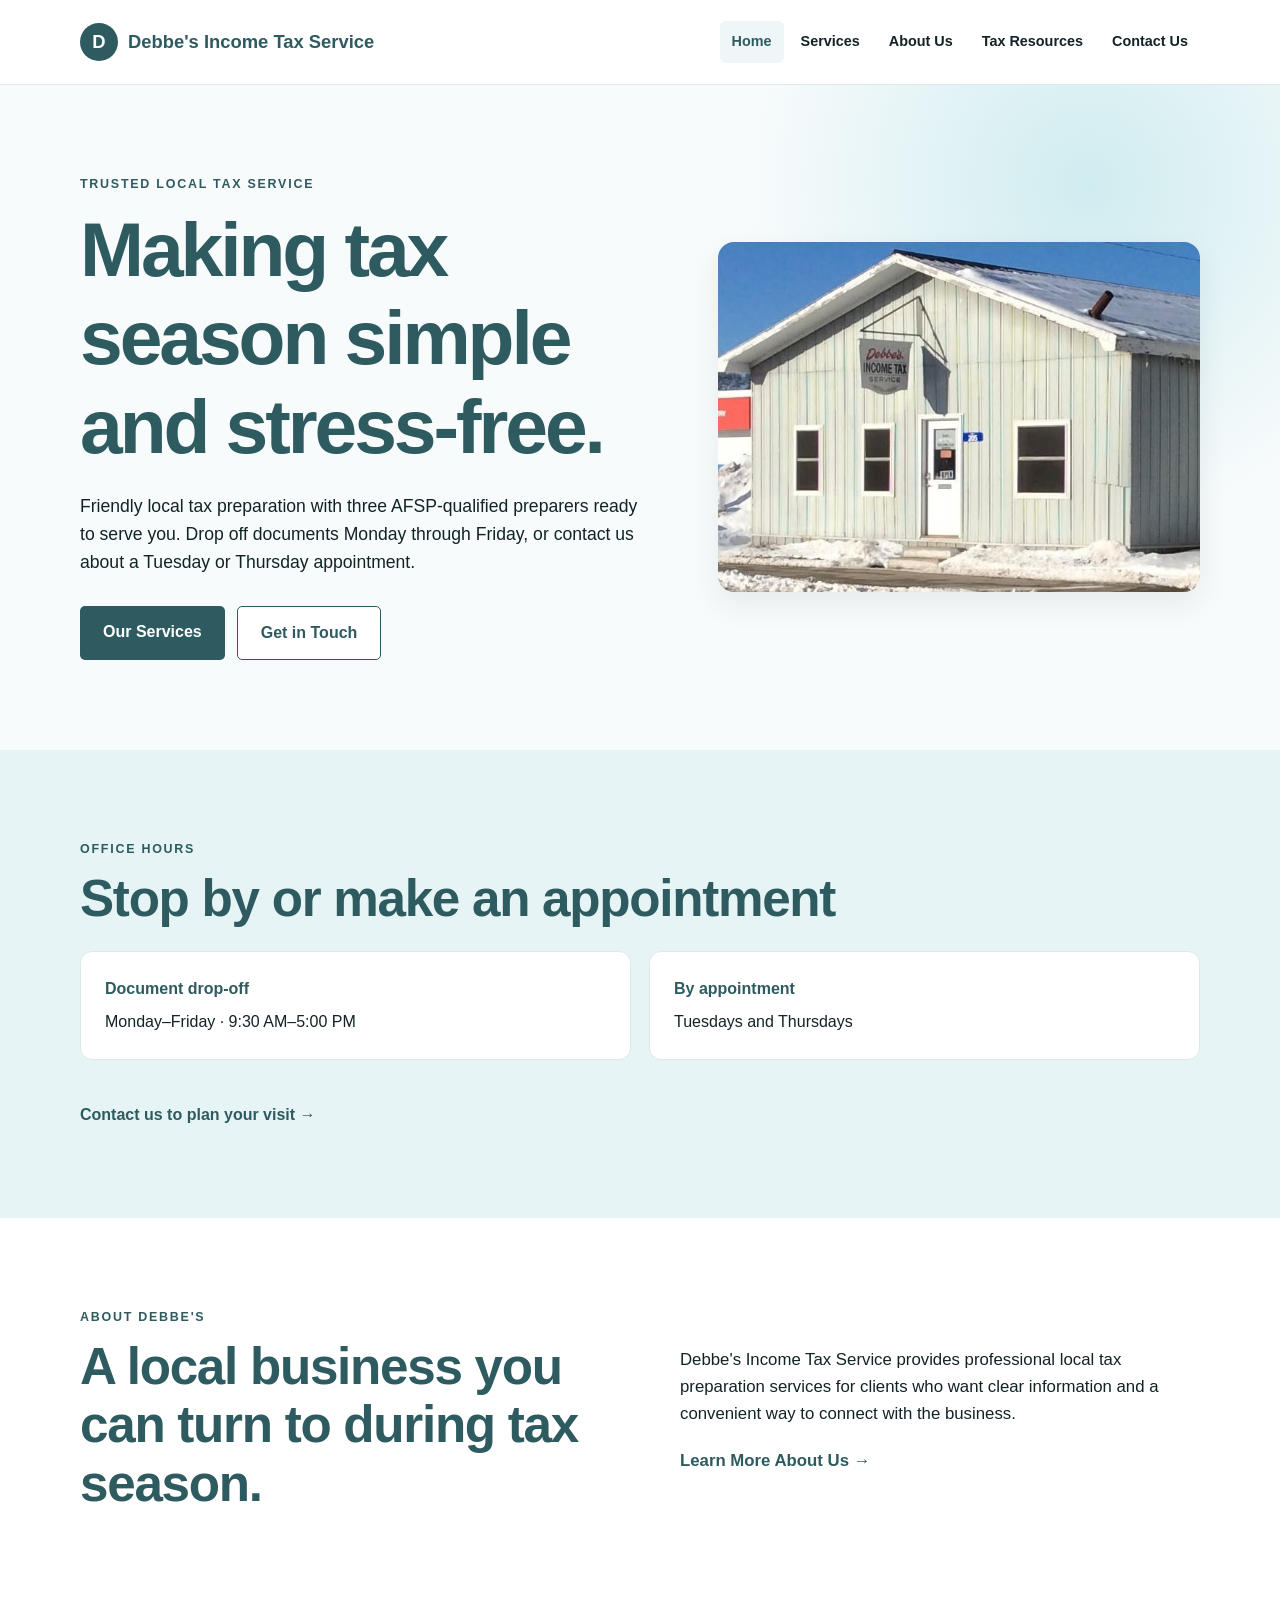
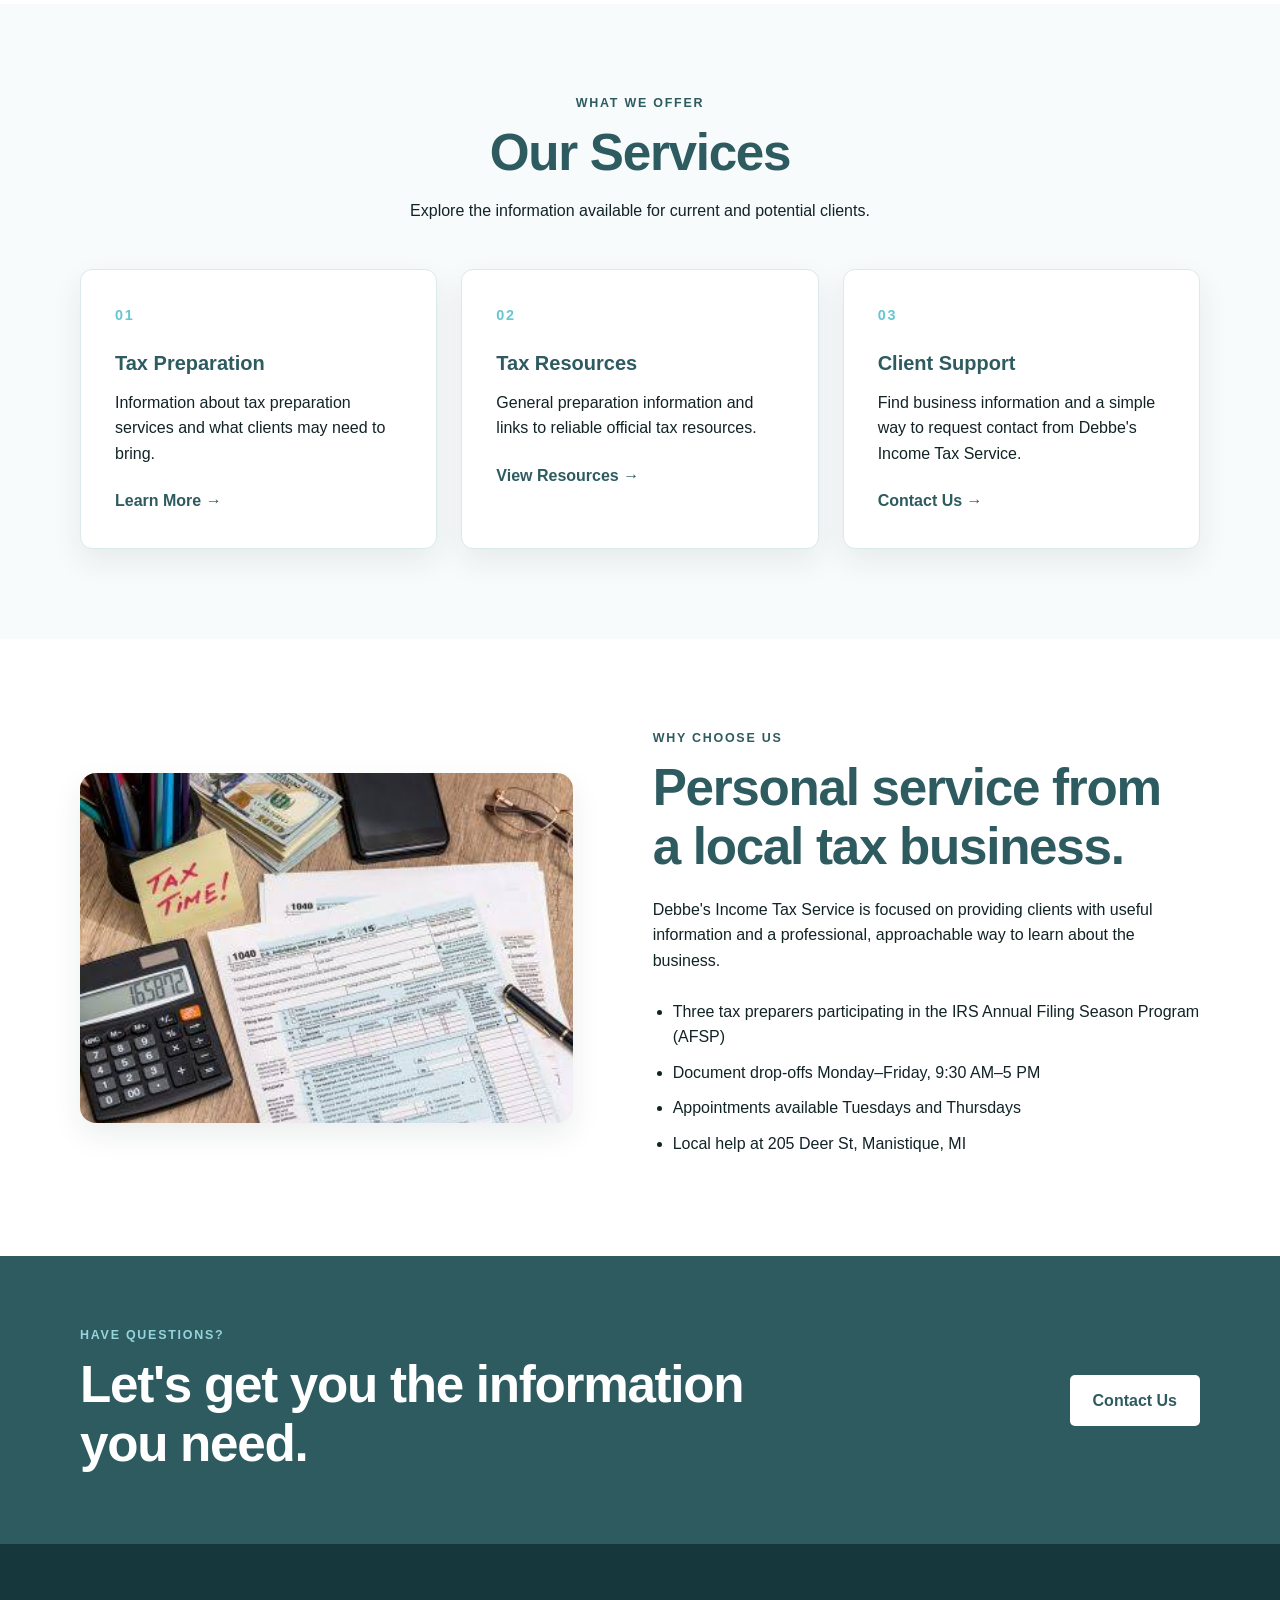
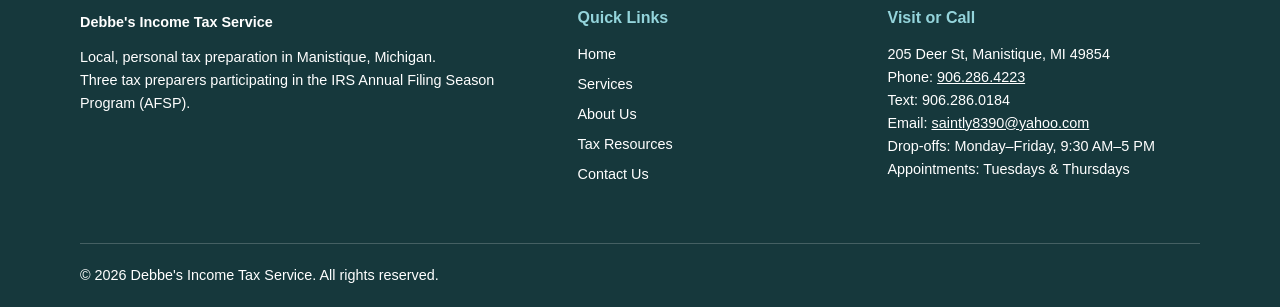
<file: index.html>
<!DOCTYPE html>

<html lang="en">
<head>
<meta charset="utf-8"/>
<meta content="width=device-width, initial-scale=1.0" name="viewport"/>
<meta content="Debbe's Income Tax Service - professional local tax preparation services." name="description"/>
<title>Debbe's Income Tax Service | Home</title>
<link href="styles.css" rel="stylesheet"/>
<meta content="Debbe’s Income Tax Service, Manistique, Michigan, tax preparation, AFSP, tax filing" name="keywords"/></head>
<body>
<header class="site-header"><div class="container nav-container"><a class="logo" href="index.html"><span class="logo-mark">D</span><span>Debbe's Income Tax Service</span></a><nav aria-label="Main navigation"><a aria-current="page" class="active" href="index.html">Home</a><a href="services.html">Services</a><a href="about.html">About Us</a><a href="resources.html">Tax Resources</a><a href="contact.html">Contact Us</a></nav></div></header>
<main>
<!-- Hero -->
<section class="hero">
<div class="container hero-grid">
<div class="hero-content">
<p class="eyebrow">Trusted Local Tax Service</p>
<h1>Making tax season simple and stress-free.</h1>
<p class="hero-description">Friendly local tax preparation with three AFSP-qualified preparers ready to serve you. Drop off documents Monday through Friday, or contact us about a Tuesday or Thursday appointment.</p>
<div class="hero-buttons">
<a class="button button-primary" href="services.html">Our Services</a>
<a class="button button-light" href="contact.html">Get in Touch</a>
</div>
</div>
<div class="hero-image">
<img alt="Exterior of Debbe's Income Tax Service office" class="office-photo" src="office.jpg"/>
</div>
</div>
</section>
<!-- Introduction -->
<section class="section hours-highlight"><div class="container"><p class="eyebrow">Office Hours</p><h2>Stop by or make an appointment</h2><div class="hours-columns"><div><strong>Document drop-off</strong><p>Monday–Friday · 9:30 AM–5:00 PM</p></div><div><strong>By appointment</strong><p>Tuesdays and Thursdays</p></div></div><a class="text-link" href="contact.html">Contact us to plan your visit →</a></div></section><section class="intro section">
<div class="container intro-grid">
<div>
<p class="eyebrow">About Debbe's</p>
<h2>A local business you can turn to during tax season.</h2>
</div>
<div class="intro-text">
<p>
                    Debbe's Income Tax Service provides professional local tax
                    preparation services for clients who want clear information
                    and a convenient way to connect with the business.
                </p>
<a class="text-link" href="about.html">Learn More About Us →</a>
</div>
</div>
</section>
<!-- Services -->
<section class="services section">
<div class="container">
<div class="section-heading">
<p class="eyebrow">What We Offer</p>
<h2>Our Services</h2>
<p>
                    Explore the information available for current and
                    potential clients.
                </p>
</div>
<div class="service-grid">
<article class="service-card">
<div class="card-number">01</div>
<h3>Tax Preparation</h3>
<p>
                        Information about tax preparation services and what
                        clients may need to bring.
                    </p>
<a href="services.html">Learn More →</a>
</article>
<article class="service-card">
<div class="card-number">02</div>
<h3>Tax Resources</h3>
<p>
                        General preparation information and links to reliable
                        official tax resources.
                    </p>
<a href="resources.html">View Resources →</a>
</article>
<article class="service-card">
<div class="card-number">03</div>
<h3>Client Support</h3>
<p>
                        Find business information and a simple way to request
                        contact from Debbe's Income Tax Service.
                    </p>
<a href="contact.html">Contact Us →</a>
</article>
</div>
</div>
</section>
<!-- Why choose -->
<section class="why section">
<div class="container why-grid">
<div class="why-image">
<img alt="Tax forms, calculator and materials for preparing a tax return" class="office-photo secondary-photo" src="tax-desk.jpeg"/>
</div>
<div class="why-content">
<p class="eyebrow">Why Choose Us</p>
<h2>Personal service from a local tax business.</h2>
<p>
                    Debbe's Income Tax Service is focused on providing clients
                    with useful information and a professional, approachable
                    way to learn about the business.
                </p>
<ul><li>Three tax preparers participating in the IRS Annual Filing Season Program (AFSP)</li><li>Document drop-offs Monday–Friday, 9:30 AM–5 PM</li><li>Appointments available Tuesdays and Thursdays</li><li>Local help at 205 Deer St, Manistique, MI</li></ul>
</div>
</div>
</section>
<!-- CTA -->
<section class="cta">
<div class="container cta-content">
<div>
<p class="eyebrow">Have Questions?</p>
<h2>Let's get you the information you need.</h2>
</div>
<a class="button button-white" href="contact.html">Contact Us</a>
</div>
</section>
</main>
<footer class="footer"><div class="container footer-grid"><div><a class="footer-logo" href="index.html">Debbe's Income Tax Service</a><p>Local, personal tax preparation in Manistique, Michigan.</p><p>Three tax preparers participating in the IRS Annual Filing Season Program (AFSP).</p></div><div><h3>Quick Links</h3><a href="index.html">Home</a><a href="services.html">Services</a><a href="about.html">About Us</a><a href="resources.html">Tax Resources</a><a href="contact.html">Contact Us</a></div><div><h3>Visit or Call</h3><p>205 Deer St, Manistique, MI 49854</p><p>Phone: <a href="tel:+19062864223">906.286.4223</a></p><p>Text: 906.286.0184</p><p>Email: <a href="mailto:saintly8390@yahoo.com">saintly8390@yahoo.com</a></p><p>Drop-offs: Monday–Friday, 9:30 AM–5 PM</p><p>Appointments: Tuesdays &amp; Thursdays</p></div></div><div class="container copyright"><p>© 2026 Debbe's Income Tax Service. All rights reserved.</p></div></footer>
</body>
</html>
</file>
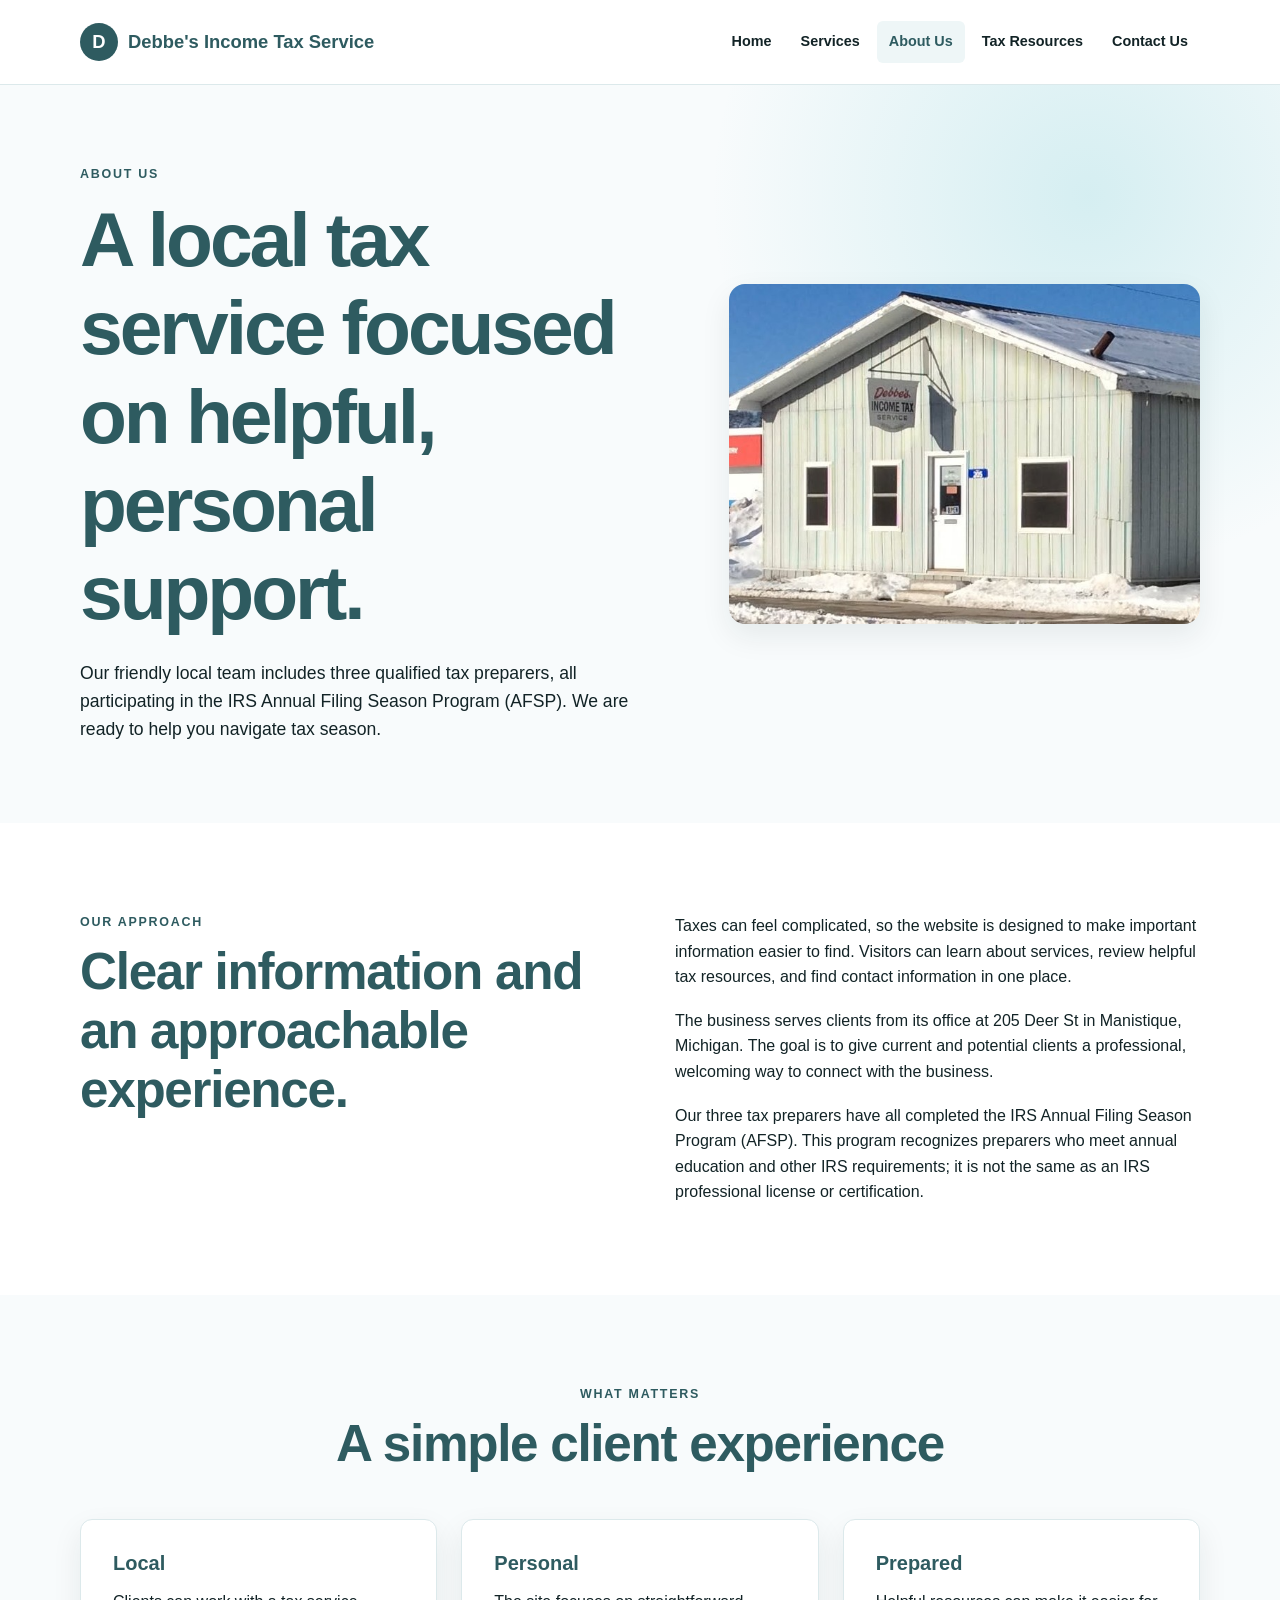
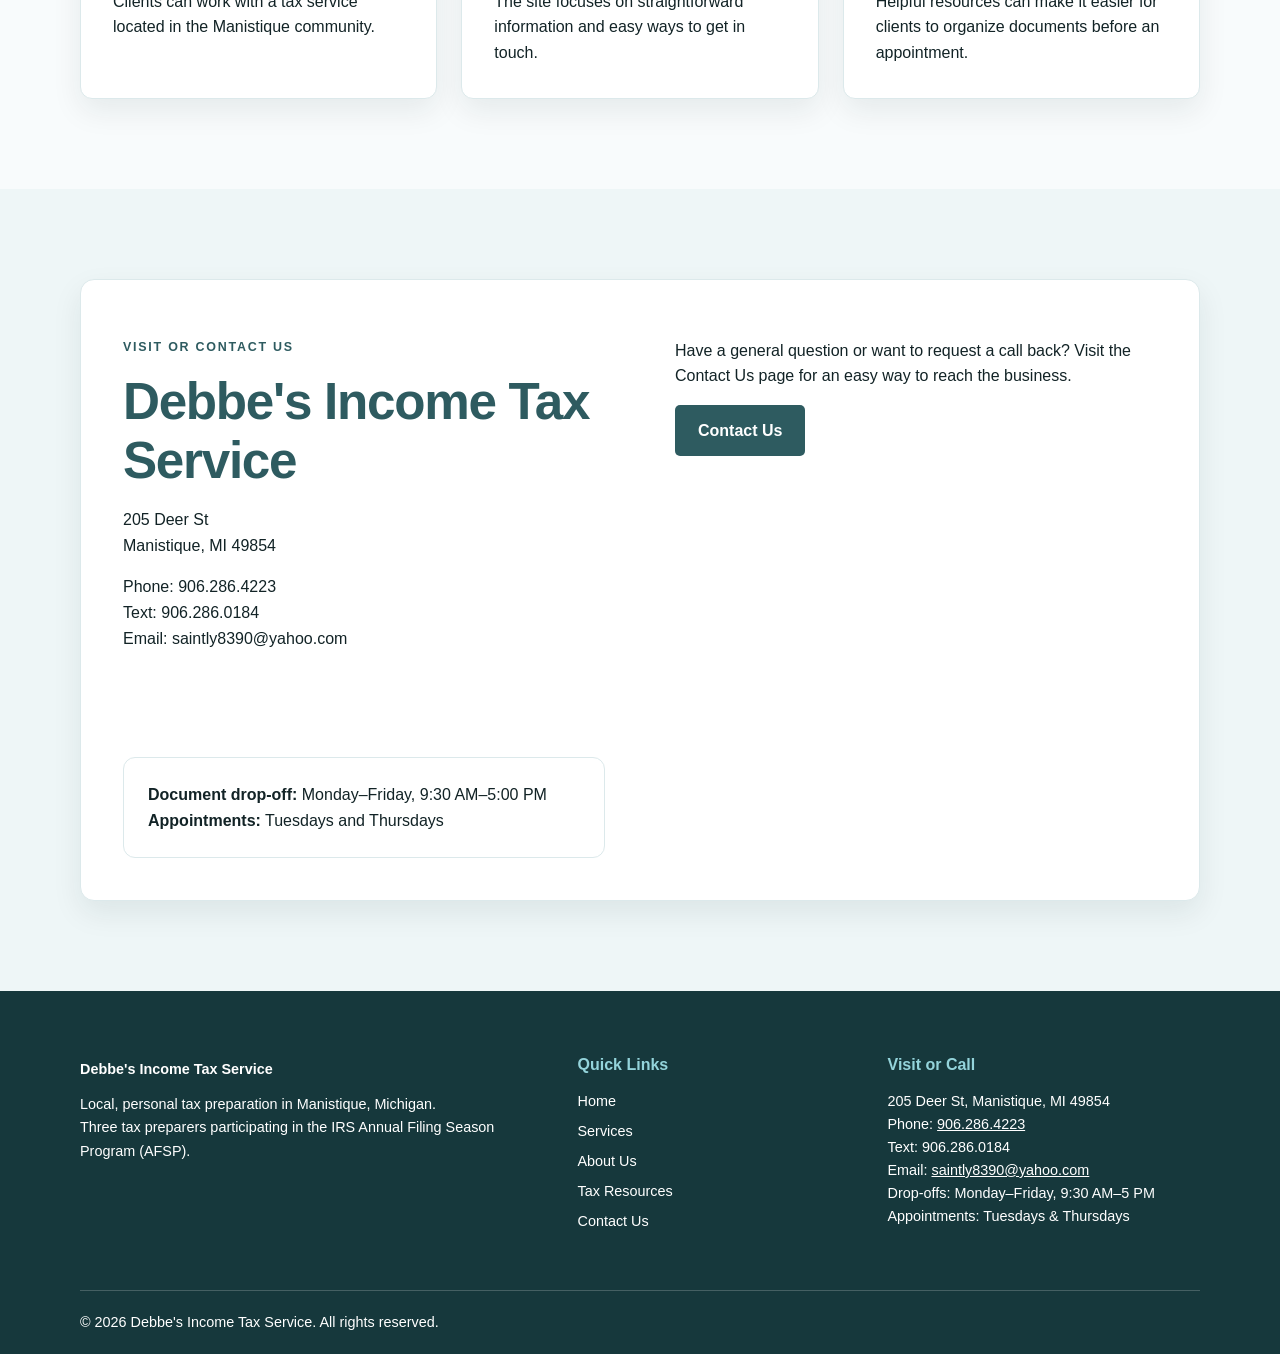
<file: about.html>
<!DOCTYPE html>

<html lang="en">
<head>
<meta charset="utf-8"/>
<meta content="width=device-width, initial-scale=1.0" name="viewport"/>
<meta content="Learn more about Debbe's Income Tax Service, a local tax preparation business in Manistique, Michigan." name="description"/>
<title>Debbe's Income Tax Service | About Us</title>
<link href="styles.css" rel="stylesheet"/>
<meta content="Debbe’s Income Tax Service, Manistique, Michigan, tax preparation, AFSP, tax filing" name="keywords"/></head>
<body>
<header class="site-header"><div class="container nav-container"><a class="logo" href="index.html"><span class="logo-mark">D</span><span>Debbe's Income Tax Service</span></a><nav aria-label="Main navigation"><a href="index.html">Home</a><a href="services.html">Services</a><a aria-current="page" class="active" href="about.html">About Us</a><a href="resources.html">Tax Resources</a><a href="contact.html">Contact Us</a></nav></div></header>
<main>
<section class="page-hero">
<div class="container page-hero-grid">
<div>
<p class="eyebrow">About Us</p>
<h1>A local tax service focused on helpful, personal support.</h1>
<p class="page-lead">Our friendly local team includes three qualified tax preparers, all participating in the IRS Annual Filing Season Program (AFSP). We are ready to help you navigate tax season.</p>
</div>
<img alt="Debbe's Income Tax Service office building in winter" class="page-hero-photo" src="office.jpg"/>
</div>
</section>
<section class="section simple-section">
<div class="container about-grid">
<div>
<p class="eyebrow">Our Approach</p>
<h2>Clear information and an approachable experience.</h2>
</div>
<div class="about-copy">
<p>Taxes can feel complicated, so the website is designed to make important information easier to find. Visitors can learn about services, review helpful tax resources, and find contact information in one place.</p>
<p>The business serves clients from its office at 205 Deer St in Manistique, Michigan. The goal is to give current and potential clients a professional, welcoming way to connect with the business.</p>
<p>Our three tax preparers have all completed the IRS Annual Filing Season Program (AFSP). This program recognizes preparers who meet annual education and other IRS requirements; it is not the same as an IRS professional license or certification.</p></div>
</div>
</section>
<section class="section values-section">
<div class="container">
<div class="section-heading">
<p class="eyebrow">What Matters</p>
<h2>A simple client experience</h2>
</div>
<div class="value-grid">
<article class="value-card">
<h3>Local</h3>
<p>Clients can work with a tax service located in the Manistique community.</p>
</article>
<article class="value-card">
<h3>Personal</h3>
<p>The site focuses on straightforward information and easy ways to get in touch.</p>
</article>
<article class="value-card">
<h3>Prepared</h3>
<p>Helpful resources can make it easier for clients to organize documents before an appointment.</p>
</article>
</div>
</div>
</section>
<section class="section location-section">
<div class="container location-card">
<div>
<p class="eyebrow">Visit or Contact Us</p>
<h2>Debbe's Income Tax Service</h2>
<p>205 Deer St<br/>Manistique, MI 49854</p>
<p>Phone: 906.286.4223 <br/>Text: 906.286.0184 <br/>Email: saintly8390@yahoo.com</p>
</div>
<div>
<p>Have a general question or want to request a call back? Visit the Contact Us page for an easy way to reach the business.</p>
<a class="button button-primary" href="contact.html">Contact Us</a>
</div>
<div class="hours-note"><strong>Document drop-off:</strong> Monday–Friday, 9:30 AM–5:00 PM<br/><strong>Appointments:</strong> Tuesdays and Thursdays</div></div>
</section>
</main>
<footer class="footer"><div class="container footer-grid"><div><a class="footer-logo" href="index.html">Debbe's Income Tax Service</a><p>Local, personal tax preparation in Manistique, Michigan.</p><p>Three tax preparers participating in the IRS Annual Filing Season Program (AFSP).</p></div><div><h3>Quick Links</h3><a href="index.html">Home</a><a href="services.html">Services</a><a href="about.html">About Us</a><a href="resources.html">Tax Resources</a><a href="contact.html">Contact Us</a></div><div><h3>Visit or Call</h3><p>205 Deer St, Manistique, MI 49854</p><p>Phone: <a href="tel:+19062864223">906.286.4223</a></p><p>Text: 906.286.0184</p><p>Email: <a href="mailto:saintly8390@yahoo.com">saintly8390@yahoo.com</a></p><p>Drop-offs: Monday–Friday, 9:30 AM–5 PM</p><p>Appointments: Tuesdays &amp; Thursdays</p></div></div><div class="container copyright"><p>© 2026 Debbe's Income Tax Service. All rights reserved.</p></div></footer>
</body>
</html>
</file>
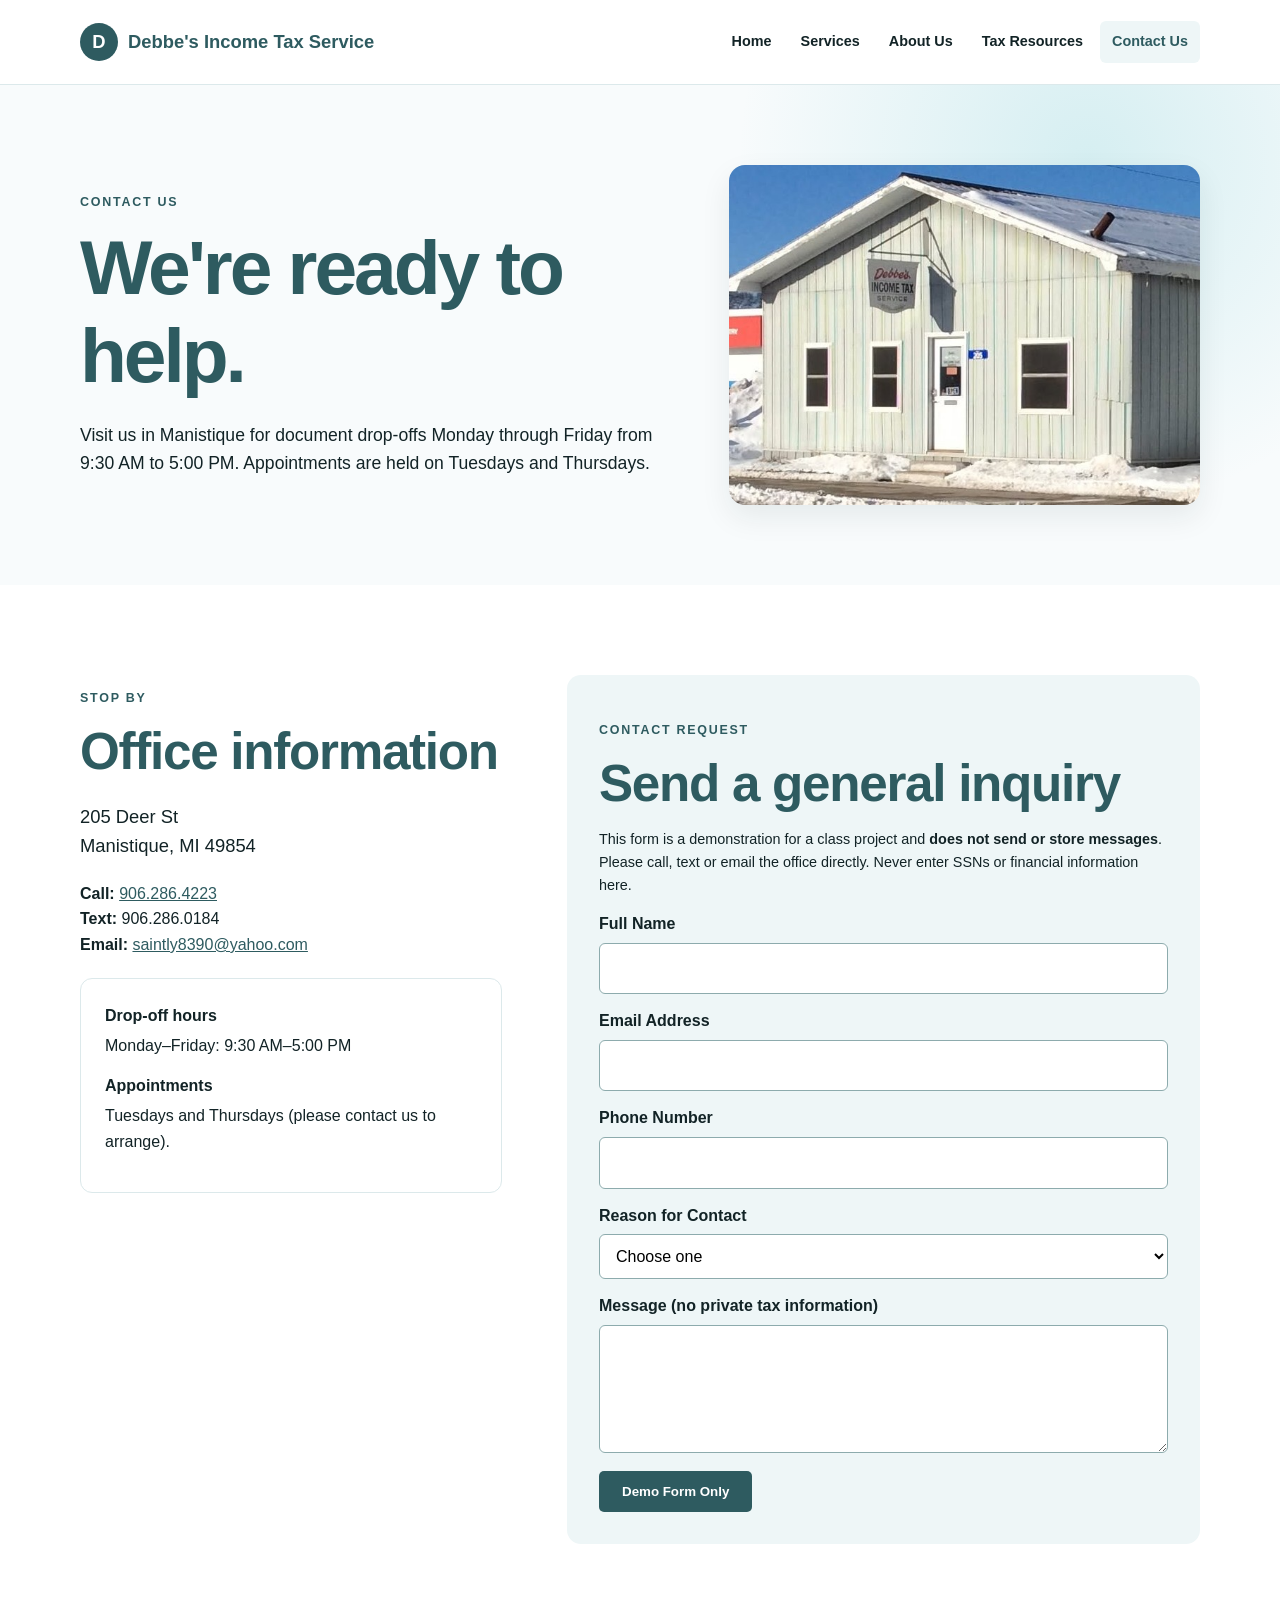
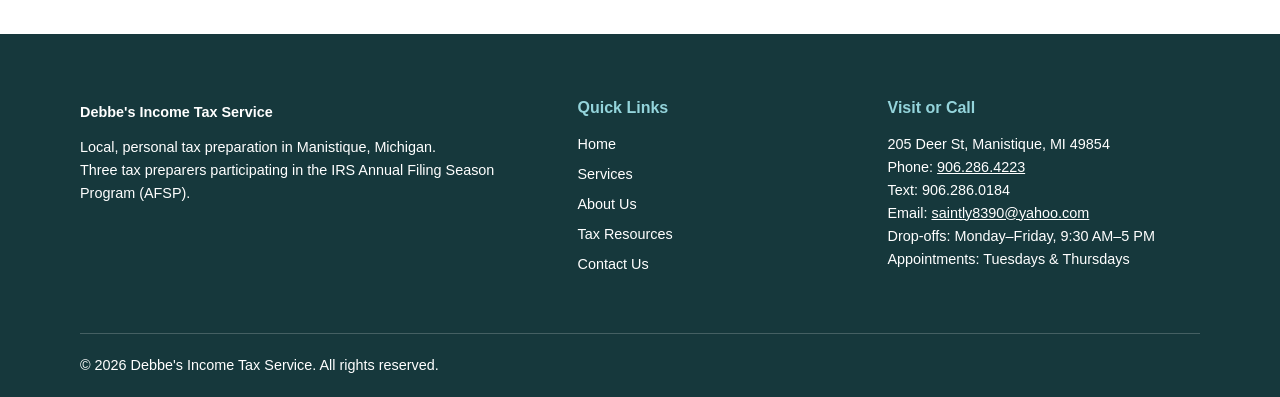
<file: contact.html>
<!DOCTYPE html>
<html lang="en"><head><meta charset="utf-8"/><meta content="width=device-width, initial-scale=1.0" name="viewport"/><meta content="Office location, drop-off hours, appointments and contact form for Debbe’s Income Tax Service." name="description"/><meta content="Debbe's Income Tax Service, tax preparation, Manistique, AFSP" name="keywords"/><title>Debbe's Income Tax Service | Contact Us</title><link href="styles.css" rel="stylesheet"/></head><body><header class="site-header"><div class="container nav-container"><a class="logo" href="index.html"><span class="logo-mark">D</span><span>Debbe's Income Tax Service</span></a><nav aria-label="Main navigation"><a href="index.html">Home</a><a href="services.html">Services</a><a href="about.html">About Us</a><a href="resources.html">Tax Resources</a><a aria-current="page" class="active" href="contact.html">Contact Us</a></nav></div></header><main><section class="page-hero"><div class="container page-hero-grid"><div><p class="eyebrow">Contact Us</p><h1>We're ready to help.</h1><p class="page-lead">Visit us in Manistique for document drop-offs Monday through Friday from 9:30 AM to 5:00 PM. Appointments are held on Tuesdays and Thursdays.</p></div><img alt="Debbe's Income Tax Service storefront in winter" class="page-hero-photo" src="office.jpg"/></div></section><section class="section simple-section"><div class="container contact-layout"><div><p class="eyebrow">Stop By</p><h2>Office information</h2><address>205 Deer St<br/>Manistique, MI 49854</address><p><strong>Call:</strong> <a href="tel:+19062864223">906.286.4223</a><br/><strong>Text:</strong> 906.286.0184<br/><strong>Email:</strong> <a href="mailto:saintly8390@yahoo.com">saintly8390@yahoo.com</a></p><div class="hours-note"><strong>Drop-off hours</strong><p>Monday–Friday: 9:30 AM–5:00 PM</p><strong>Appointments</strong><p>Tuesdays and Thursdays (please contact us to arrange).</p></div></div><div class="form-panel"><p class="eyebrow">Contact Request</p><h2>Send a general inquiry</h2><p class="form-disclaimer">This form is a demonstration for a class project and <strong>does not send or store messages</strong>. Please call, text or email the office directly. Never enter SSNs or financial information here.</p><form action="#" id="contact-form" method="get"><label for="fullname">Full Name</label><input autocomplete="name" id="fullname" name="fullname" required="" type="text"/><label for="email">Email Address</label><input autocomplete="email" id="email" name="email" required="" type="email"/><label for="phone">Phone Number</label><input autocomplete="tel" id="phone" name="phone" type="tel"/><label for="topic">Reason for Contact</label><select id="topic" name="topic" required=""><option value="">Choose one</option><option value="appointment">Appointment inquiry</option><option value="dropoff">Document drop-off question</option><option value="general">General question</option></select><label for="message">Message (no private tax information)</label><textarea id="message" name="message" required="" rows="4"></textarea><button class="button button-primary" type="submit">Demo Form Only</button></form></div></div></section></main><footer class="footer"><div class="container footer-grid"><div><a class="footer-logo" href="index.html">Debbe's Income Tax Service</a><p>Local, personal tax preparation in Manistique, Michigan.</p><p>Three tax preparers participating in the IRS Annual Filing Season Program (AFSP).</p></div><div><h3>Quick Links</h3><a href="index.html">Home</a><a href="services.html">Services</a><a href="about.html">About Us</a><a href="resources.html">Tax Resources</a><a href="contact.html">Contact Us</a></div><div><h3>Visit or Call</h3><p>205 Deer St, Manistique, MI 49854</p><p>Phone: <a href="tel:+19062864223">906.286.4223</a></p><p>Text: 906.286.0184</p><p>Email: <a href="mailto:saintly8390@yahoo.com">saintly8390@yahoo.com</a></p><p>Drop-offs: Monday–Friday, 9:30 AM–5 PM</p><p>Appointments: Tuesdays &amp; Thursdays</p></div></div><div class="container copyright"><p>© 2026 Debbe's Income Tax Service. All rights reserved.</p></div></footer></body></html>
</file>
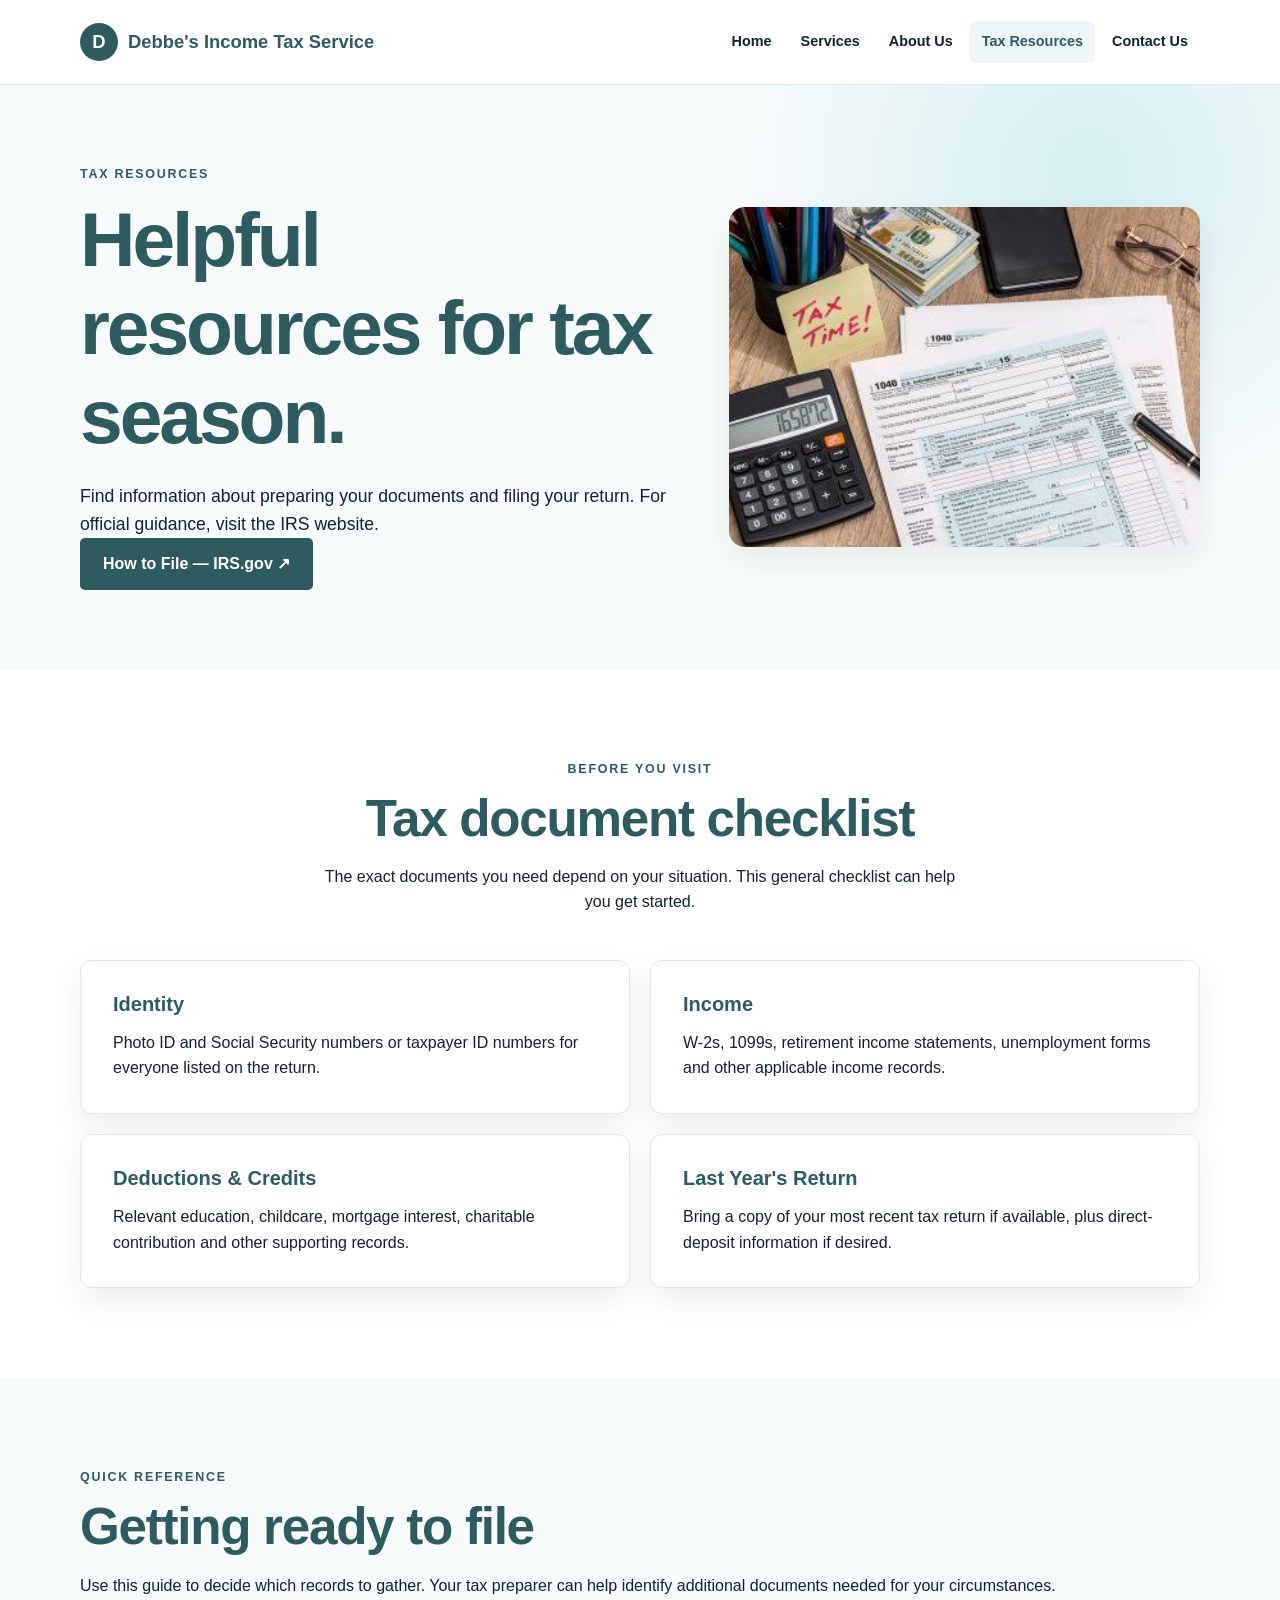
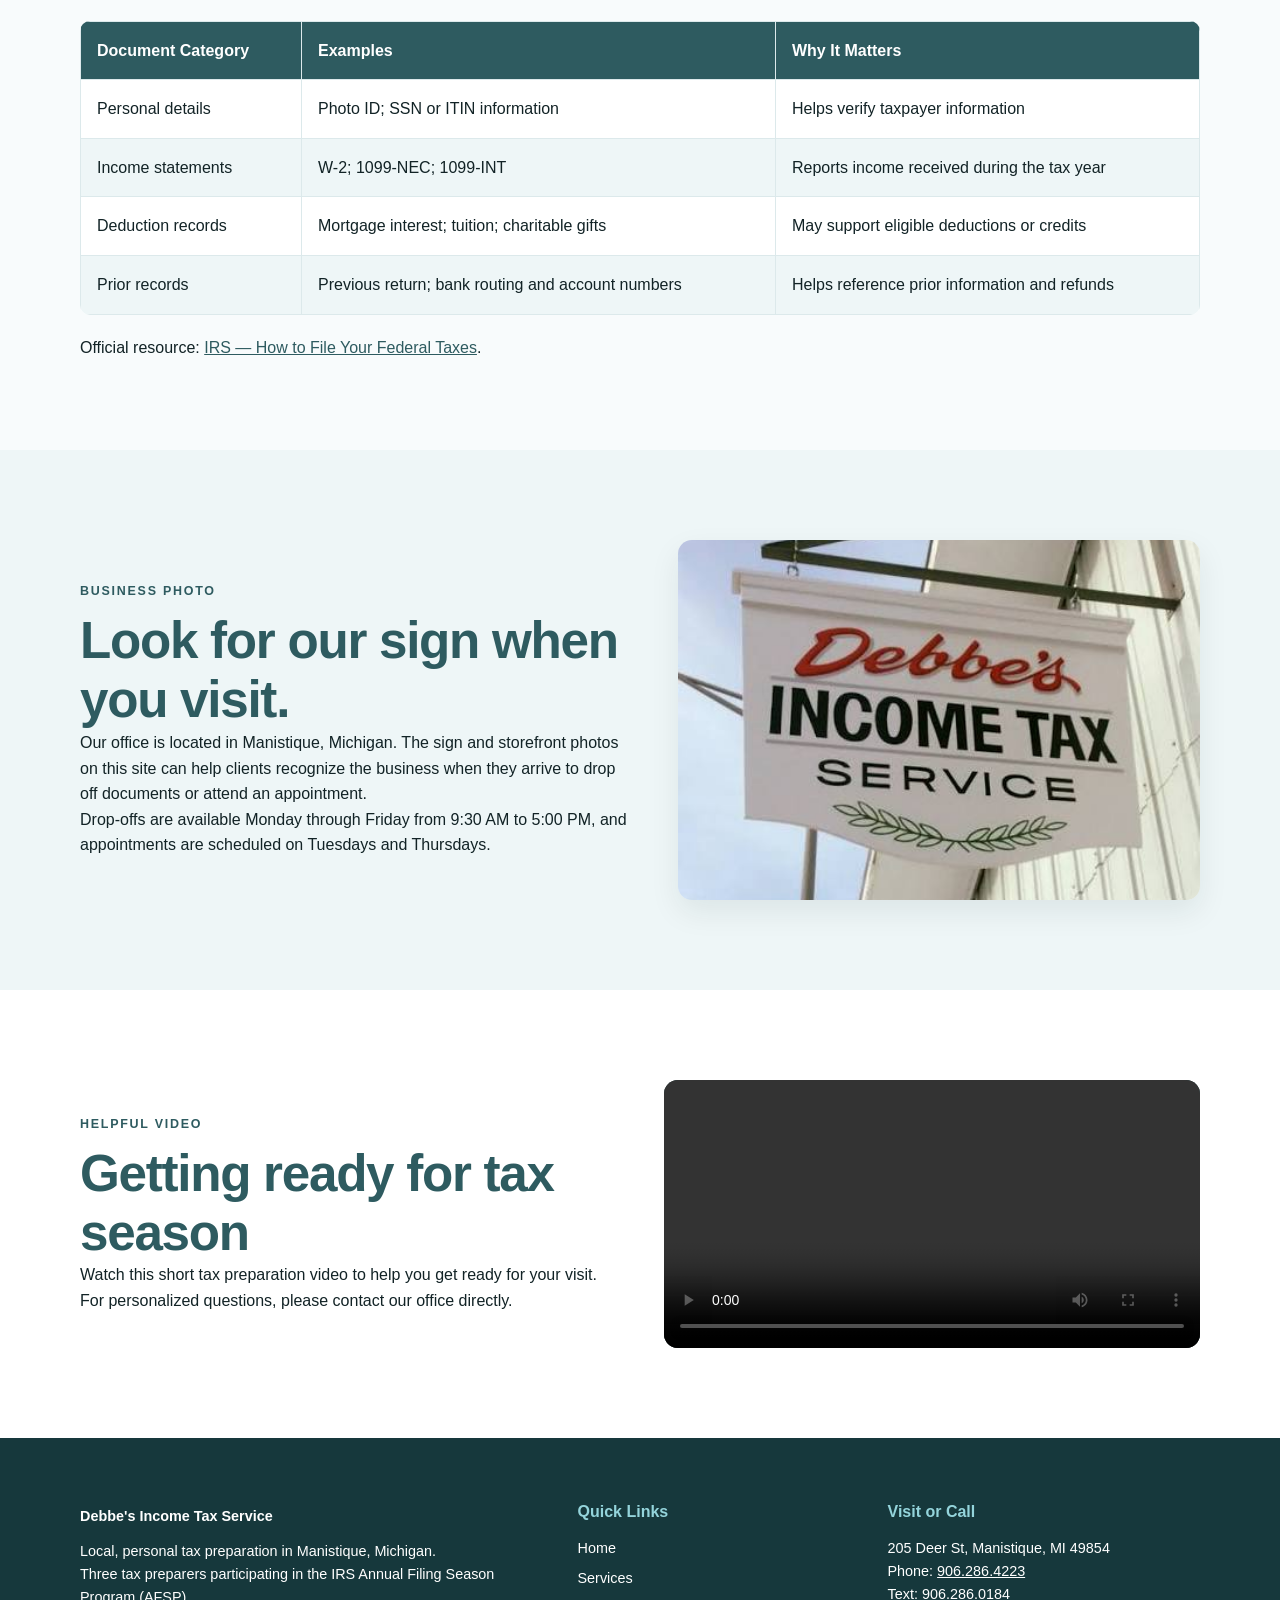
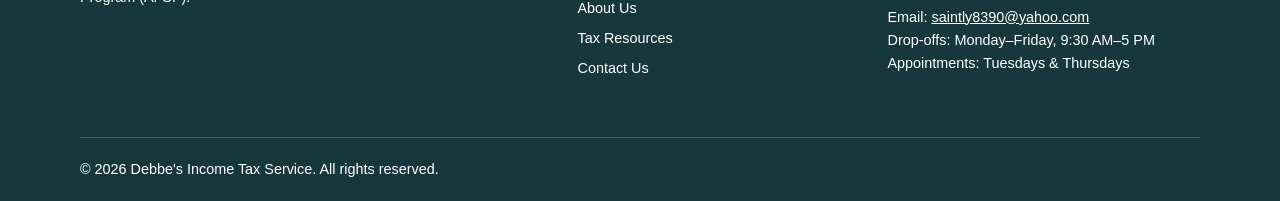
<file: resources.html>
<!DOCTYPE html>
<html lang="en">
<head>
<meta charset="utf-8"/>
<meta name="viewport" content="width=device-width, initial-scale=1.0"/>
<meta name="description" content="Tax checklist, helpful filing information, business photos, and official IRS filing resources."/>
<meta name="keywords" content="Debbe's Income Tax Service, tax preparation, Manistique, AFSP, IRS resources"/>
<title>Debbe's Income Tax Service | Tax Resources</title>
<link rel="stylesheet" href="styles.css"/>
</head>
<body>
<header class="site-header"><div class="container nav-container"><a class="logo" href="index.html"><span class="logo-mark">D</span><span>Debbe's Income Tax Service</span></a><nav aria-label="Main navigation"><a href="index.html">Home</a><a href="services.html">Services</a><a href="about.html">About Us</a><a class="active" aria-current="page" href="resources.html">Tax Resources</a><a href="contact.html">Contact Us</a></nav></div></header>
<main>
<section class="page-hero"><div class="container page-hero-grid"><div><p class="eyebrow">Tax Resources</p><h1>Helpful resources for tax season.</h1><p class="page-lead">Find information about preparing your documents and filing your return. For official guidance, visit the IRS website.</p><a class="button button-primary" href="https://www.irs.gov/filing/individuals/how-to-file" target="_blank" rel="noopener noreferrer">How to File — IRS.gov ↗</a></div><img class="page-hero-photo" src="tax-desk.jpeg" alt="Tax documents, a calculator and office supplies"/></div></section>

<section class="section simple-section"><div class="container"><div class="section-heading"><p class="eyebrow">Before You Visit</p><h2>Tax document checklist</h2><p>The exact documents you need depend on your situation. This general checklist can help you get started.</p></div><div class="check-grid"><article class="value-card"><h3>Identity</h3><p>Photo ID and Social Security numbers or taxpayer ID numbers for everyone listed on the return.</p></article><article class="value-card"><h3>Income</h3><p>W-2s, 1099s, retirement income statements, unemployment forms and other applicable income records.</p></article><article class="value-card"><h3>Deductions &amp; Credits</h3><p>Relevant education, childcare, mortgage interest, charitable contribution and other supporting records.</p></article><article class="value-card"><h3>Last Year's Return</h3><p>Bring a copy of your most recent tax return if available, plus direct-deposit information if desired.</p></article></div></div></section>

<section class="section"><div class="container"><p class="eyebrow">Quick Reference</p><h2>Getting ready to file</h2><p class="table-lead">Use this guide to decide which records to gather. Your tax preparer can help identify additional documents needed for your circumstances.</p><div class="table-wrap"><table><thead><tr><th scope="col">Document Category</th><th scope="col">Examples</th><th scope="col">Why It Matters</th></tr></thead><tbody><tr><td>Personal details</td><td>Photo ID; SSN or ITIN information</td><td>Helps verify taxpayer information</td></tr><tr><td>Income statements</td><td>W-2; 1099-NEC; 1099-INT</td><td>Reports income received during the tax year</td></tr><tr><td>Deduction records</td><td>Mortgage interest; tuition; charitable gifts</td><td>May support eligible deductions or credits</td></tr><tr><td>Prior records</td><td>Previous return; bank routing and account numbers</td><td>Helps reference prior information and refunds</td></tr></tbody></table></div><p class="resource-note">Official resource: <a href="https://www.irs.gov/filing/individuals/how-to-file" target="_blank" rel="noopener noreferrer">IRS — How to File Your Federal Taxes</a>.</p></div></section>

<section class="section photo-feature"><div class="container photo-feature-grid"><div><p class="eyebrow">Business Photo</p><h2>Look for our sign when you visit.</h2><p>Our office is located in Manistique, Michigan. The sign and storefront photos on this site can help clients recognize the business when they arrive to drop off documents or attend an appointment.</p><p>Drop-offs are available Monday through Friday from 9:30 AM to 5:00 PM, and appointments are scheduled on Tuesdays and Thursdays.</p></div><img class="photo-feature-image" src="sign.jpg" alt="Debbe's Income Tax Service sign"/></div></section>
<section class="section simple-section"><div class="container video-layout"><div><p class="eyebrow">Helpful Video</p><h2>Getting ready for tax season</h2><p>Watch this short tax preparation video to help you get ready for your visit. For personalized questions, please contact our office directly.</p></div><video aria-label="Tax preparation information video" controls playsinline preload="metadata"><source src="tax-video.mp4" type="video/mp4"/>Your browser does not support HTML5 video. <a href="tax-video.mp4">Watch the video directly</a>.</video></div></section>
</main>
<footer class="footer"><div class="container footer-grid"><div><a class="footer-logo" href="index.html">Debbe's Income Tax Service</a><p>Local, personal tax preparation in Manistique, Michigan.</p><p>Three tax preparers participating in the IRS Annual Filing Season Program (AFSP).</p></div><div><h3>Quick Links</h3><a href="index.html">Home</a><a href="services.html">Services</a><a href="about.html">About Us</a><a href="resources.html">Tax Resources</a><a href="contact.html">Contact Us</a></div><div><h3>Visit or Call</h3><p>205 Deer St, Manistique, MI 49854</p><p>Phone: <a href="tel:+19062864223">906.286.4223</a></p><p>Text: 906.286.0184</p><p>Email: <a href="mailto:saintly8390@yahoo.com">saintly8390@yahoo.com</a></p><p>Drop-offs: Monday–Friday, 9:30 AM–5 PM</p><p>Appointments: Tuesdays &amp; Thursdays</p></div></div><div class="container copyright"><p>© 2026 Debbe's Income Tax Service. All rights reserved.</p></div></footer>
</body>
</html>
</file>
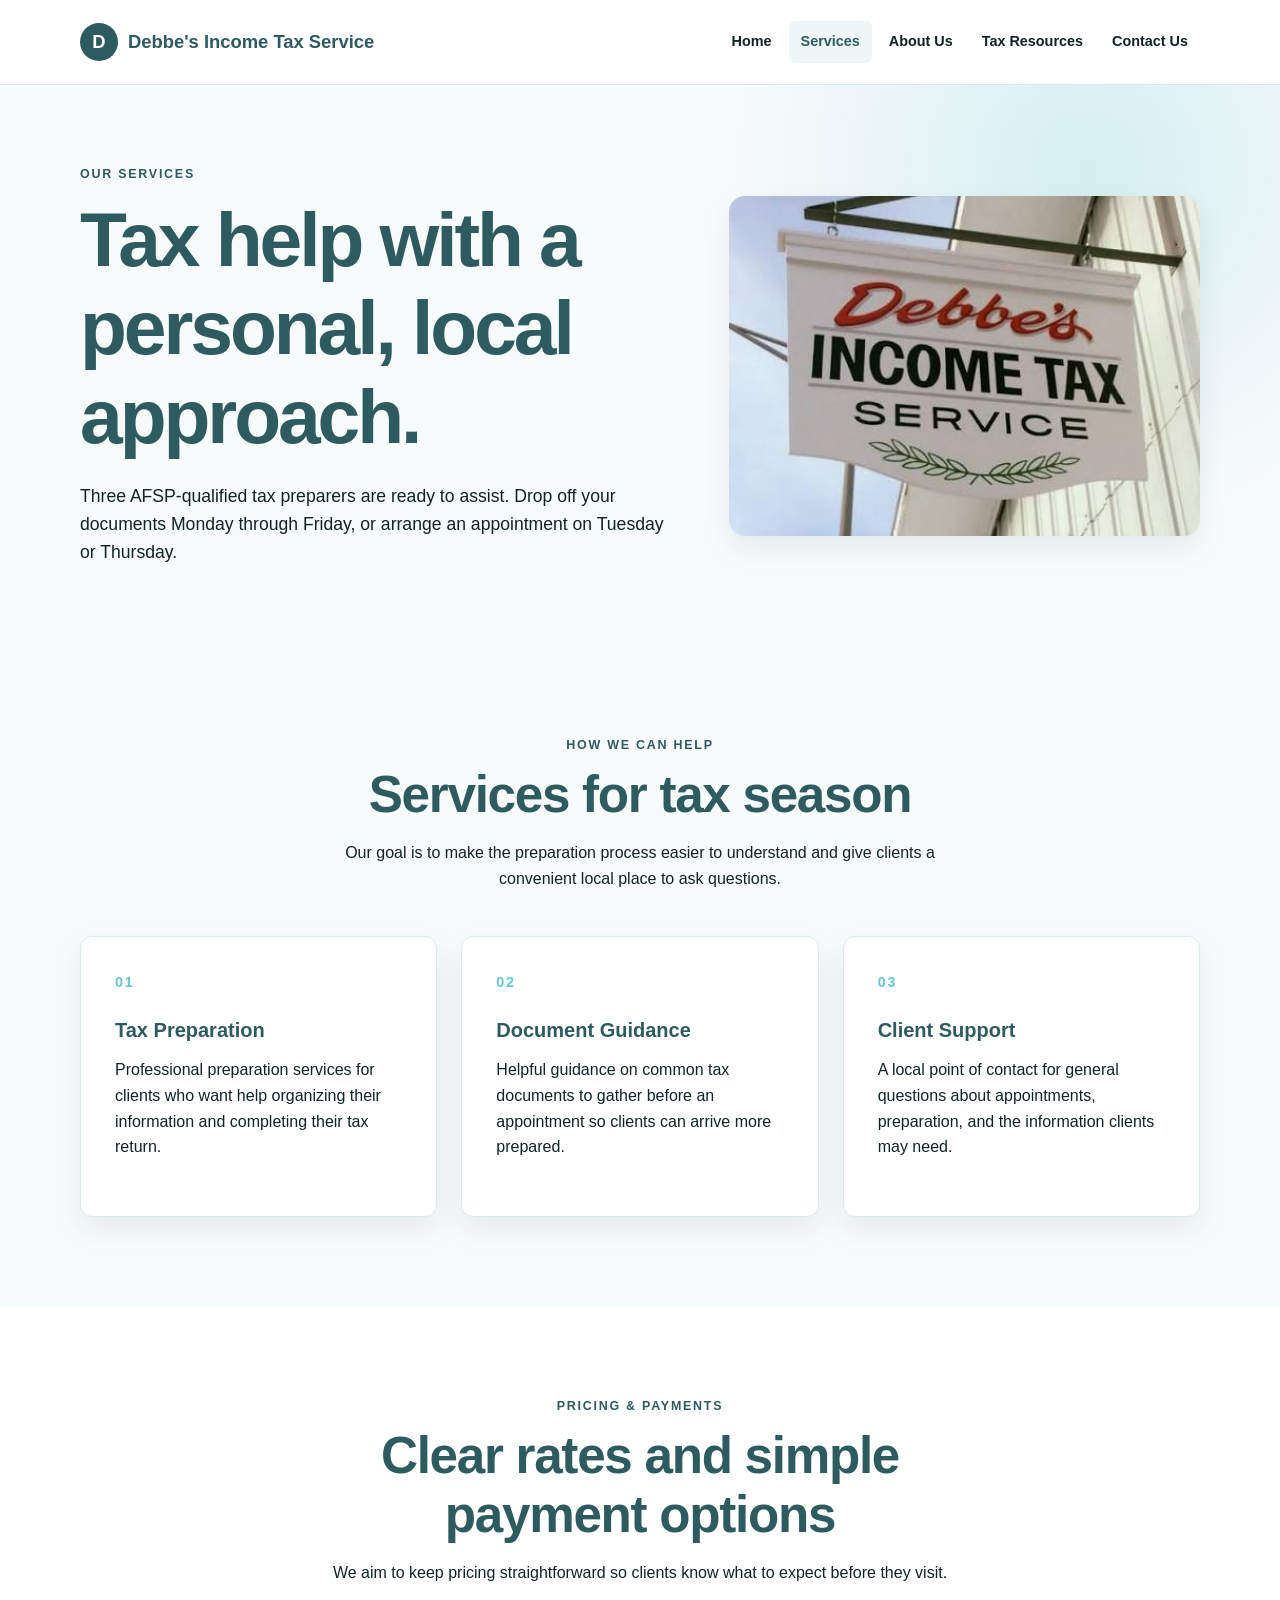
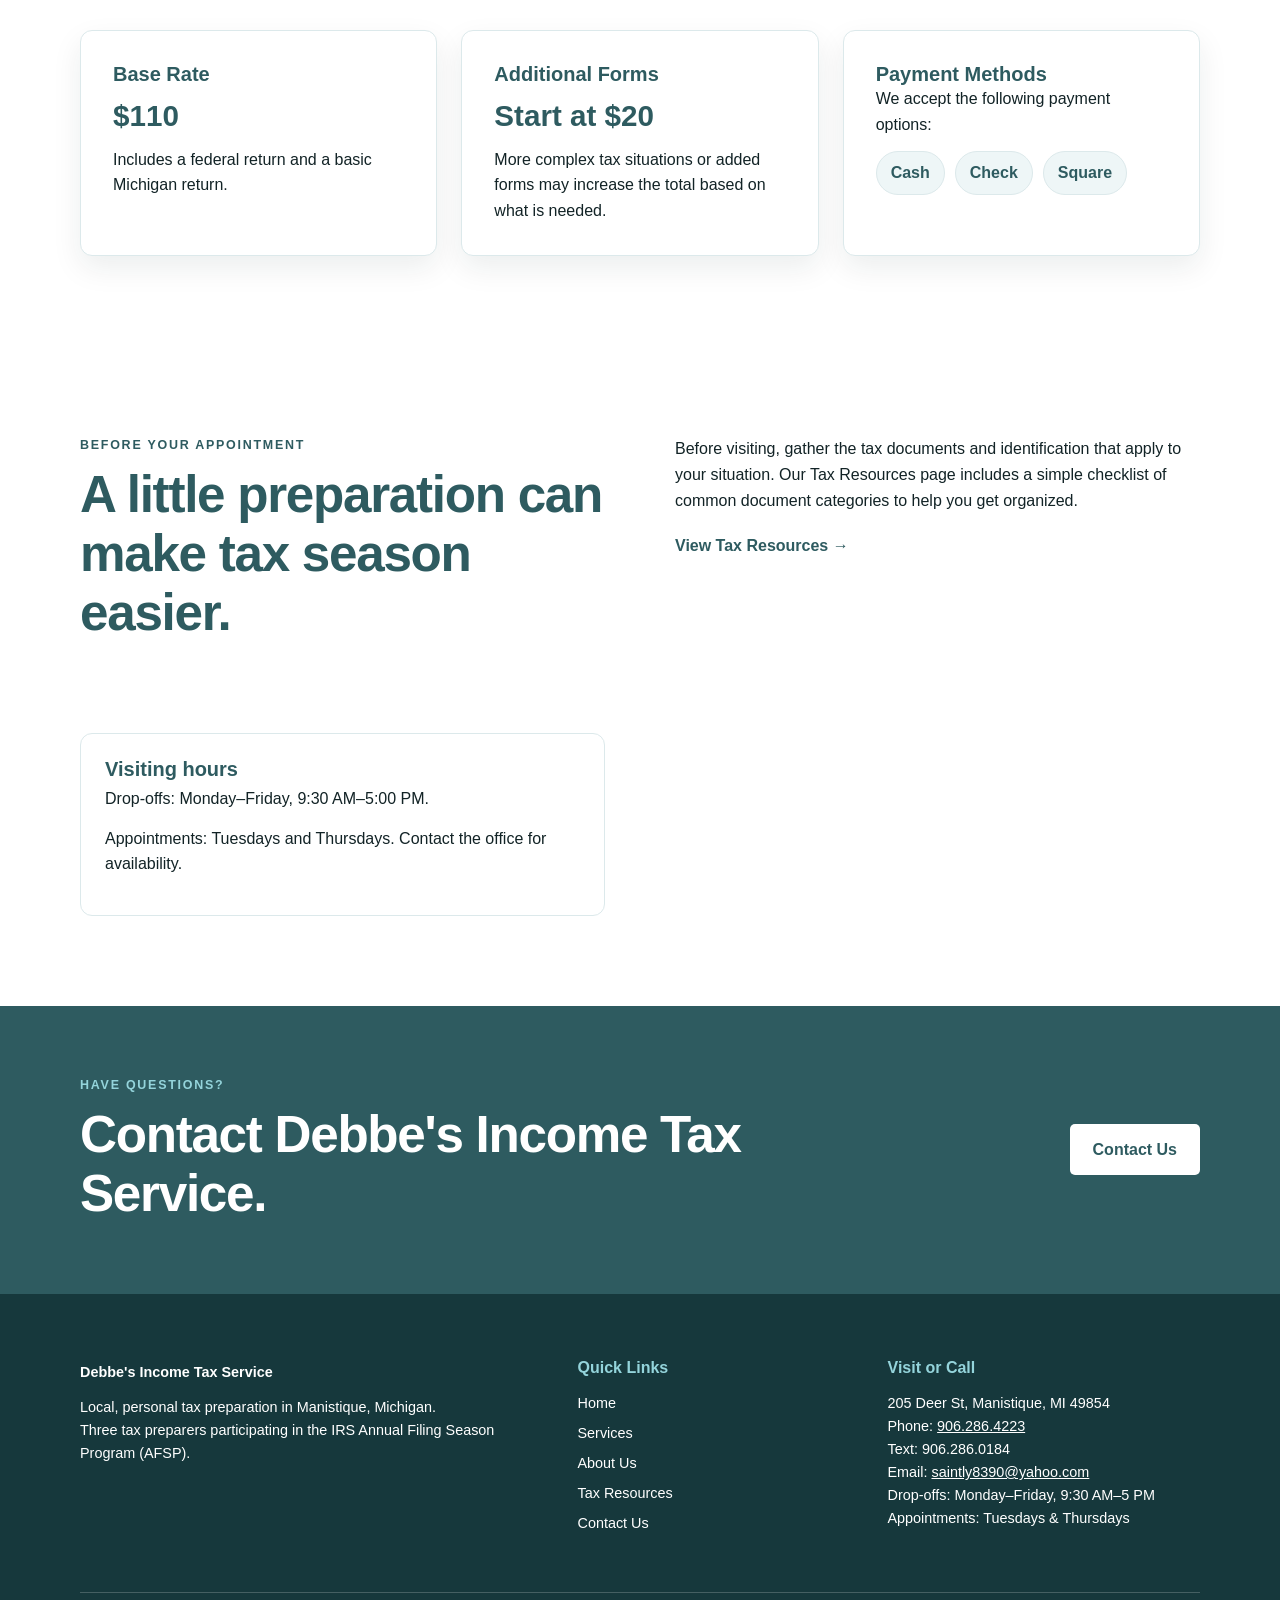
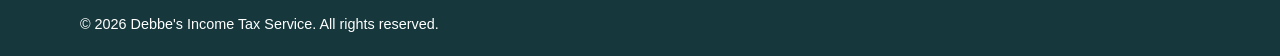
<file: services.html>
<!DOCTYPE html>
<html lang="en">
<head>
<meta charset="utf-8"/>
<meta name="viewport" content="width=device-width, initial-scale=1.0"/>
<meta name="description" content="Learn about the tax preparation, pricing, and payment options available through Debbe's Income Tax Service."/>
<meta name="keywords" content="Debbe's Income Tax Service, Manistique, Michigan, tax preparation, AFSP, pricing, payments"/>
<title>Debbe's Income Tax Service | Services</title>
<link rel="stylesheet" href="styles.css"/>
</head>
<body>
<header class="site-header">
  <div class="container nav-container">
    <a class="logo" href="index.html"><span class="logo-mark">D</span><span>Debbe's Income Tax Service</span></a>
    <nav aria-label="Main navigation">
      <a href="index.html">Home</a>
      <a class="active" aria-current="page" href="services.html">Services</a>
      <a href="about.html">About Us</a>
      <a href="resources.html">Tax Resources</a>
      <a href="contact.html">Contact Us</a>
    </nav>
  </div>
</header>

<main>
  <section class="page-hero">
    <div class="container page-hero-grid">
      <div>
        <p class="eyebrow">Our Services</p>
        <h1>Tax help with a personal, local approach.</h1>
        <p class="page-lead">Three AFSP-qualified tax preparers are ready to assist. Drop off your documents Monday through Friday, or arrange an appointment on Tuesday or Thursday.</p>
      </div>
      <img class="page-hero-photo" src="sign.jpg" alt="Debbe's Income Tax Service hanging sign"/>
    </div>
  </section>

  <section class="section services-page">
    <div class="container">
      <div class="section-heading">
        <p class="eyebrow">How We Can Help</p>
        <h2>Services for tax season</h2>
        <p>Our goal is to make the preparation process easier to understand and give clients a convenient local place to ask questions.</p>
      </div>

      <div class="service-grid">
        <article class="service-card">
          <div class="card-number">01</div>
          <h3>Tax Preparation</h3>
          <p>Professional preparation services for clients who want help organizing their information and completing their tax return.</p>
        </article>
        <article class="service-card">
          <div class="card-number">02</div>
          <h3>Document Guidance</h3>
          <p>Helpful guidance on common tax documents to gather before an appointment so clients can arrive more prepared.</p>
        </article>
        <article class="service-card">
          <div class="card-number">03</div>
          <h3>Client Support</h3>
          <p>A local point of contact for general questions about appointments, preparation, and the information clients may need.</p>
        </article>
      </div>
    </div>
  </section>

  <section class="section simple-section">
    <div class="container">
      <div class="section-heading">
        <p class="eyebrow">Pricing & Payments</p>
        <h2>Clear rates and simple payment options</h2>
        <p>We aim to keep pricing straightforward so clients know what to expect before they visit.</p>
      </div>

      <div class="pricing-grid">
        <article class="price-card">
          <h3>Base Rate</h3>
          <p class="price">$110</p>
          <p>Includes a federal return and a basic Michigan return.</p>
        </article>

        <article class="price-card">
          <h3>Additional Forms</h3>
          <p class="price">Start at $20</p>
          <p>More complex tax situations or added forms may increase the total based on what is needed.</p>
        </article>

        <article class="price-card">
          <h3>Payment Methods</h3>
          <p>We accept the following payment options:</p>
          <ul class="payment-list">
            <li>Cash</li>
            <li>Check</li>
            <li>Square</li>
          </ul>
        </article>
      </div>
    </div>
  </section>

  <section class="section simple-section">
    <div class="container two-column-copy">
      <div>
        <p class="eyebrow">Before Your Appointment</p>
        <h2>A little preparation can make tax season easier.</h2>
      </div>
      <div>
        <p>Before visiting, gather the tax documents and identification that apply to your situation. Our Tax Resources page includes a simple checklist of common document categories to help you get organized.</p>
        <a class="text-link" href="resources.html">View Tax Resources →</a>
      </div>
      <div class="hours-note">
        <h3>Visiting hours</h3>
        <p>Drop-offs: Monday–Friday, 9:30 AM–5:00 PM.</p>
        <p>Appointments: Tuesdays and Thursdays. Contact the office for availability.</p>
      </div>
    </div>
  </section>

  <section class="cta">
    <div class="container cta-content">
      <div>
        <p class="eyebrow">Have Questions?</p>
        <h2>Contact Debbe's Income Tax Service.</h2>
      </div>
      <a class="button button-white" href="contact.html">Contact Us</a>
    </div>
  </section>
</main>

<footer class="footer"><div class="container footer-grid"><div><a class="footer-logo" href="index.html">Debbe's Income Tax Service</a><p>Local, personal tax preparation in Manistique, Michigan.</p><p>Three tax preparers participating in the IRS Annual Filing Season Program (AFSP).</p></div><div><h3>Quick Links</h3><a href="index.html">Home</a><a href="services.html">Services</a><a href="about.html">About Us</a><a href="resources.html">Tax Resources</a><a href="contact.html">Contact Us</a></div><div><h3>Visit or Call</h3><p>205 Deer St, Manistique, MI 49854</p><p>Phone: <a href="tel:+19062864223">906.286.4223</a></p><p>Text: 906.286.0184</p><p>Email: <a href="mailto:saintly8390@yahoo.com">saintly8390@yahoo.com</a></p><p>Drop-offs: Monday–Friday, 9:30 AM–5 PM</p><p>Appointments: Tuesdays &amp; Thursdays</p></div></div><div class="container copyright"><p>© 2026 Debbe's Income Tax Service. All rights reserved.</p></div></footer>
</body>
</html>
</file>
<file: styles.css>
/* Debbe's Income Tax Service
   Home Page
   Inspired by the clean structure and professional feel of a modern tax-service website.
*/

:root {
    --text: #122326;
    --background: #f8fbfc;
    --primary: #2e5b60;
    --secondary: #94d4db;
    --accent: #67c6d0;
    --white: #ffffff;
    --light: #eef6f7;
    --border: #dce9eb;
    --shadow: 0 12px 30px rgba(18, 35, 38, 0.08);
}

* {
    box-sizing: border-box;
    margin: 0;
    padding: 0;
}

html {
    scroll-behavior: smooth;
}

body {
    font-family: Arial, Helvetica, sans-serif;
    color: var(--text);
    background: var(--background);
    line-height: 1.6;
}

a {
    color: inherit;
}

.container {
    width: min(1120px, 90%);
    margin: 0 auto;
}

/* Navigation */
.site-header {
    background: var(--white);
    border-bottom: 1px solid var(--border);
}

.nav-container {
    min-height: 84px;
    display: flex;
    align-items: center;
    justify-content: space-between;
    gap: 30px;
}

.logo {
    display: flex;
    align-items: center;
    gap: 10px;
    color: var(--primary);
    font-size: 1.15rem;
    font-weight: 700;
    text-decoration: none;
}

.logo-mark {
    width: 38px;
    height: 38px;
    display: grid;
    place-items: center;
    border-radius: 50%;
    background: var(--primary);
    color: var(--white);
    font-size: 1.15rem;
}

nav {
    display: flex;
    align-items: center;
    gap: 5px;
    flex-wrap: wrap;
}

nav a {
    padding: 9px 12px;
    border-radius: 6px;
    color: var(--text);
    font-size: 0.9rem;
    font-weight: 600;
    text-decoration: none;
}

nav a:hover,
nav a.active {
    background: var(--light);
    color: var(--primary);
}

/* Reusable styles */
.eyebrow {
    margin-bottom: 10px;
    color: var(--primary);
    font-size: 0.78rem;
    font-weight: 700;
    letter-spacing: 0.14em;
    text-transform: uppercase;
}

h1,
h2,
h3 {
    line-height: 1.15;
}

h1 {
    max-width: 720px;
    margin-bottom: 22px;
    color: var(--primary);
    font-size: clamp(2.8rem, 6vw, 5rem);
    letter-spacing: -0.04em;
}

h2 {
    color: var(--primary);
    font-size: clamp(2rem, 4vw, 3.2rem);
    letter-spacing: -0.025em;
}

h3 {
    color: var(--primary);
    font-size: 1.25rem;
}

.section {
    padding: 90px 0;
}

/* Hero */
.hero {
    padding: 90px 0;
    background:
        radial-gradient(circle at 85% 15%, rgba(103, 198, 208, 0.28), transparent 28%),
        var(--background);
}

.hero-grid {
    display: grid;
    grid-template-columns: 1fr 0.85fr;
    align-items: center;
    gap: 70px;
}

.hero-description {
    max-width: 620px;
    margin-bottom: 30px;
    font-size: 1.1rem;
}

.hero-buttons {
    display: flex;
    flex-wrap: wrap;
    gap: 12px;
}

.button {
    display: inline-block;
    padding: 13px 23px;
    border-radius: 5px;
    font-weight: 700;
    text-decoration: none;
    transition: transform 0.2s ease, background 0.2s ease;
}

.button:hover {
    transform: translateY(-2px);
}

.button-primary {
    background: var(--primary);
    color: var(--white);
}

.button-primary:hover {
    background: var(--text);
}

.button-light {
    border: 1px solid var(--primary);
    background: var(--white);
    color: var(--primary);
}

.button-light:hover {
    background: var(--light);
}

/* Image placeholders */
.image-placeholder {
    min-height: 430px;
    padding: 30px;
    border-radius: 16px;
    background:
        linear-gradient(145deg, var(--secondary), var(--accent));
    display: flex;
    flex-direction: column;
    align-items: center;
    justify-content: center;
    text-align: center;
    color: var(--primary);
    box-shadow: var(--shadow);
}

.image-placeholder span {
    font-size: 1.35rem;
    font-weight: 700;
}

.image-placeholder small {
    max-width: 270px;
    margin-top: 8px;
}

.image-placeholder.small {
    min-height: 360px;
}


.office-photo {
    width: 100%;
    height: 450pt;
    object-fit: contain;
    object-position: left;
    display: block;
    border-radius: 16px;
    box-shadow: var(--shadow);
}

.secondary-photo {
    height: 360px;
}

/* Introduction */
.intro {
    background: var(--white);
}

.intro-grid {
    display: grid;
    grid-template-columns: 1fr 1fr;
    gap: 80px;
    align-items: center;
}

.intro-text {
    font-size: 1.05rem;
}

.text-link {
    display: inline-block;
    margin-top: 20px;
    color: var(--primary);
    font-weight: 700;
    text-decoration: none;
}

.text-link:hover {
    text-decoration: underline;
}

/* Services */
.services {
    background: var(--background);
}

.section-heading {
    max-width: 650px;
    margin: 0 auto 45px;
    text-align: center;
}

.section-heading h2 {
    margin-bottom: 15px;
}

.service-grid {
    display: grid;
    grid-template-columns: repeat(3, 1fr);
    gap: 24px;
}

.service-card {
    padding: 34px;
    background: var(--white);
    border: 1px solid var(--border);
    border-radius: 12px;
    box-shadow: var(--shadow);
}

.card-number {
    margin-bottom: 25px;
    color: var(--accent);
    font-size: 0.9rem;
    font-weight: 800;
    letter-spacing: 0.12em;
}

.service-card p {
    margin: 15px 0 22px;
}

.service-card a {
    color: var(--primary);
    font-weight: 700;
    text-decoration: none;
}

.service-card a:hover {
    text-decoration: underline;
}

/* Why choose section */
.why {
    background: var(--white);
}

.why-grid {
    display: grid;
    grid-template-columns: 0.9fr 1fr;
    gap: 80px;
    align-items: center;
}

.why-content > p:not(.eyebrow) {
    margin: 20px 0;
}

.why-content ul {
    margin-top: 25px;
    padding-left: 20px;
}

.why-content li {
    margin: 10px 0;
}

/* Call to action */
.cta {
    padding: 70px 0;
    background: var(--primary);
    color: var(--white);
}

.cta h2 {
    max-width: 700px;
    color: var(--white);
}

.cta .eyebrow {
    color: var(--secondary);
}

.cta-content {
    display: flex;
    align-items: center;
    justify-content: space-between;
    gap: 30px;
}

.button-white {
    background: var(--white);
    color: var(--primary);
    white-space: nowrap;
}

.button-white:hover {
    background: var(--secondary);
}

/* Footer */
.footer {
    padding: 65px 0 20px;
    background: #16383c;
    color: var(--white);
}

.footer-grid {
    display: grid;
    grid-template-columns: 1.4fr 0.8fr 1fr;
    gap: 60px;
    padding-bottom: 50px;
}

.footer-logo {
    display: inline-block;
    margin-bottom: 12px;
    color: var(--white);
    font-size: 1.15rem;
    font-weight: 700;
    text-decoration: none;
}

.footer h3 {
    margin-bottom: 15px;
    color: var(--secondary);
    font-size: 1rem;
}

.footer p,
.footer a {
    font-size: 0.9rem;
}

.footer-grid > div > a:not(.footer-logo) {
    display: block;
    margin: 7px 0;
    color: var(--white);
    text-decoration: none;
}

.footer-grid > div > a:not(.footer-logo):hover {
    color: var(--secondary);
}

.copyright {
    padding-top: 20px;
    border-top: 1px solid rgba(255, 255, 255, 0.2);
}

/* Responsive design */
@media (max-width: 900px) {
    .nav-container {
        flex-direction: column;
        justify-content: center;
        padding: 18px 0;
    }

    nav {
        justify-content: center;
    }

    .hero-grid,
    .intro-grid,
    .why-grid {
        grid-template-columns: 1fr;
        gap: 45px;
    }

    .service-grid {
        grid-template-columns: 1fr;
    }

    .why-image {
        order: 2;
    }

    .why-content {
        order: 1;
    }

    .cta-content {
        align-items: flex-start;
        flex-direction: column;
    }

    .footer-grid {
        grid-template-columns: 1fr 1fr;
    }
}

@media (max-width: 600px) {
    .section,
    .hero {
        padding: 60px 0;
    }

    h1 {
        font-size: 2.6rem;
    }

    .image-placeholder,
    .image-placeholder.small {
        min-height: 260px;
    }

    .office-photo,
    .secondary-photo {
        height: 260px;
    }

    .footer-grid {
        grid-template-columns: 1fr;
        gap: 35px;
    }

    nav a {
        padding: 7px 8px;
        font-size: 0.8rem;
    }
}

/* Interior pages */
.page-hero {
    padding: 80px 0;
    background:
        radial-gradient(circle at 85% 15%, rgba(103, 198, 208, 0.24), transparent 30%),
        var(--background);
}

.page-hero-grid {
    display: grid;
    grid-template-columns: 1fr 0.8fr;
    align-items: center;
    gap: 60px;
}

.page-lead {
    max-width: 650px;
    font-size: 1.1rem;
}

.page-hero-photo {
    width: 100%;
    height: 340px;
    object-fit: cover;
    border-radius: 16px;
    box-shadow: var(--shadow);
}

.simple-section {
    background: var(--white);
}

.two-column-copy,
.about-grid,
.location-card {
    display: grid;
    grid-template-columns: 1fr 1fr;
    gap: 70px;
    align-items: start;
}

.about-copy p + p {
    margin-top: 18px;
}

.values-section {
    background: var(--background);
}

.value-grid {
    display: grid;
    grid-template-columns: repeat(3, 1fr);
    gap: 24px;
}

.value-card {
    padding: 32px;
    background: var(--white);
    border: 1px solid var(--border);
    border-radius: 12px;
    box-shadow: var(--shadow);
}

.value-card p {
    margin-top: 14px;
}

.location-section {
    background: var(--light);
}

.location-card {
    padding: 42px;
    background: var(--white);
    border: 1px solid var(--border);
    border-radius: 14px;
    box-shadow: var(--shadow);
}

.location-card p {
    margin: 16px 0;
}

@media (max-width: 900px) {
    .page-hero-grid,
    .two-column-copy,
    .about-grid,
    .location-card,
    .value-grid {
        grid-template-columns: 1fr;
        gap: 40px;
    }
}

@media (max-width: 600px) {
    .page-hero {
        padding: 60px 0;
    }

    .page-hero-photo {
        height: 260px;
    }

    .location-card {
        padding: 28px;
    }
}

/* Final project additions */
.office-photo{height:350px;object-fit:cover;object-position:center}.secondary-photo{height:350px}.hours-highlight{background:#e7f4f5}.hours-highlight h2{margin-bottom:22px}.hours-columns{display:grid;grid-template-columns:repeat(2,1fr);gap:18px;margin:22px 0}.hours-columns>div,.hours-note{background:white;border:1px solid var(--border);border-radius:12px;padding:24px}.hours-columns strong{color:var(--primary)}.hours-columns p{margin-top:8px}.check-grid{display:grid;grid-template-columns:repeat(2,1fr);gap:20px}.table-wrap{overflow-x:auto;margin-top:22px}table{width:100%;border-collapse:collapse;background:white;border-radius:10px;overflow:hidden}th,td{border:1px solid var(--border);padding:16px;text-align:left;vertical-align:top}th{background:var(--primary);color:white}tbody tr:nth-child(even){background:var(--light)}.table-lead{margin-top:16px}.resource-note{margin-top:20px}.resource-note a,.contact-layout a{color:var(--primary)}.video-layout{display:grid;grid-template-columns:1fr 1fr;align-items:center;gap:48px}.video-layout video{width:100%;max-height:350px;border-radius:14px;background:#16383c}.contact-layout{display:grid;grid-template-columns:.8fr 1.2fr;gap:65px}.contact-layout address{margin:20px 0;font-style:normal;font-size:1.15rem}.contact-layout p{margin:14px 0}.form-panel{padding:32px;background:var(--light);border-radius:14px}.form-panel label{display:block;font-weight:700;margin:14px 0 6px}.form-panel input,.form-panel select,.form-panel textarea{display:block;width:100%;font:inherit;padding:12px;border:1px solid #8dabad;border-radius:6px;background:white}.form-panel button{margin-top:18px;border:0;cursor:pointer}.form-disclaimer{font-size:.9rem}.hours-note{margin-top:20px}.hours-note p{margin:5px 0 14px}.footer p a{color:white}.footer p a:hover{text-decoration:underline}a:focus-visible,button:focus-visible,input:focus-visible,textarea:focus-visible,select:focus-visible{outline:3px solid #cc8a3e;outline-offset:3px}@media(max-width:900px){.hours-columns,.check-grid,.video-layout,.contact-layout{grid-template-columns:1fr}.office-photo{height:320px}.page-hero-grid{grid-template-columns:1fr}}@media(max-width:600px){.form-panel{padding:22px}th,td{padding:12px}.page-hero-photo{height:230px}}


.pricing-grid{display:grid;grid-template-columns:repeat(3,1fr);gap:24px;margin-top:10px}.price-card{padding:32px;background:var(--white);border:1px solid var(--border);border-radius:12px;box-shadow:var(--shadow)}.price-card .price{margin:14px 0;color:var(--primary);font-size:1.85rem;font-weight:800;line-height:1.1}.payment-list{list-style:none;display:flex;flex-wrap:wrap;gap:10px;margin-top:14px;padding-left:0}.payment-list li{padding:8px 14px;border-radius:999px;background:var(--light);border:1px solid var(--border);font-weight:700;color:var(--primary)}.photo-feature{background:var(--light)}.photo-feature-grid{display:grid;grid-template-columns:1fr .95fr;gap:48px;align-items:center}.photo-feature-image{width:100%;height:360px;object-fit:cover;border-radius:14px;box-shadow:var(--shadow)}@media(max-width:900px){.pricing-grid,.photo-feature-grid{grid-template-columns:1fr}}


.pricing-grid{display:grid;grid-template-columns:repeat(3,1fr);gap:24px;margin-top:10px}.price-card{padding:32px;background:var(--white);border:1px solid var(--border);border-radius:12px;box-shadow:var(--shadow)}.price-card .price{margin:14px 0;color:var(--primary);font-size:1.85rem;font-weight:800;line-height:1.1}.payment-list{list-style:none;display:flex;flex-wrap:wrap;gap:10px;margin-top:14px;padding-left:0}.payment-list li{padding:8px 14px;border-radius:999px;background:var(--light);border:1px solid var(--border);font-weight:700;color:var(--primary)}.photo-feature{background:var(--light)}.photo-feature-grid{display:grid;grid-template-columns:1fr .95fr;gap:48px;align-items:center}.photo-feature-image{width:100%;height:360px;object-fit:cover;border-radius:14px;box-shadow:var(--shadow)}@media(max-width:900px){.pricing-grid,.photo-feature-grid{grid-template-columns:1fr}}
</file>
